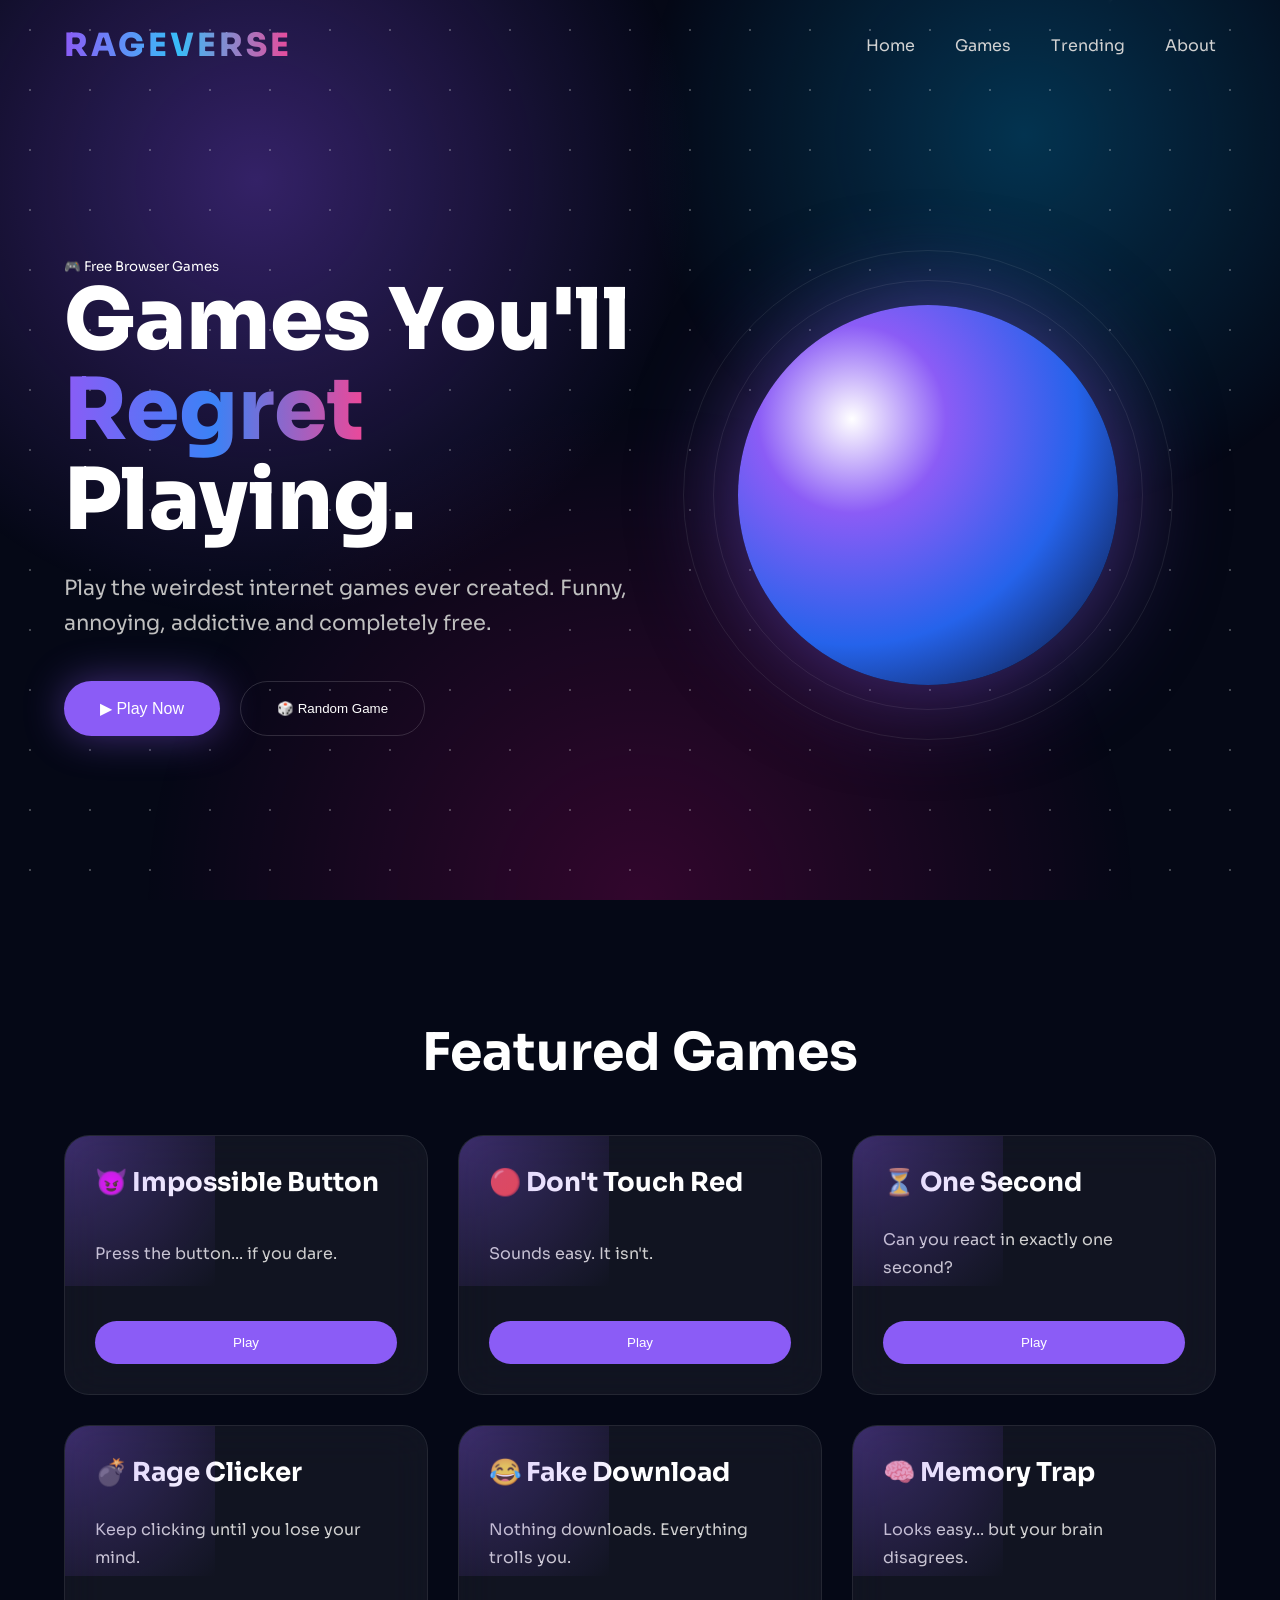
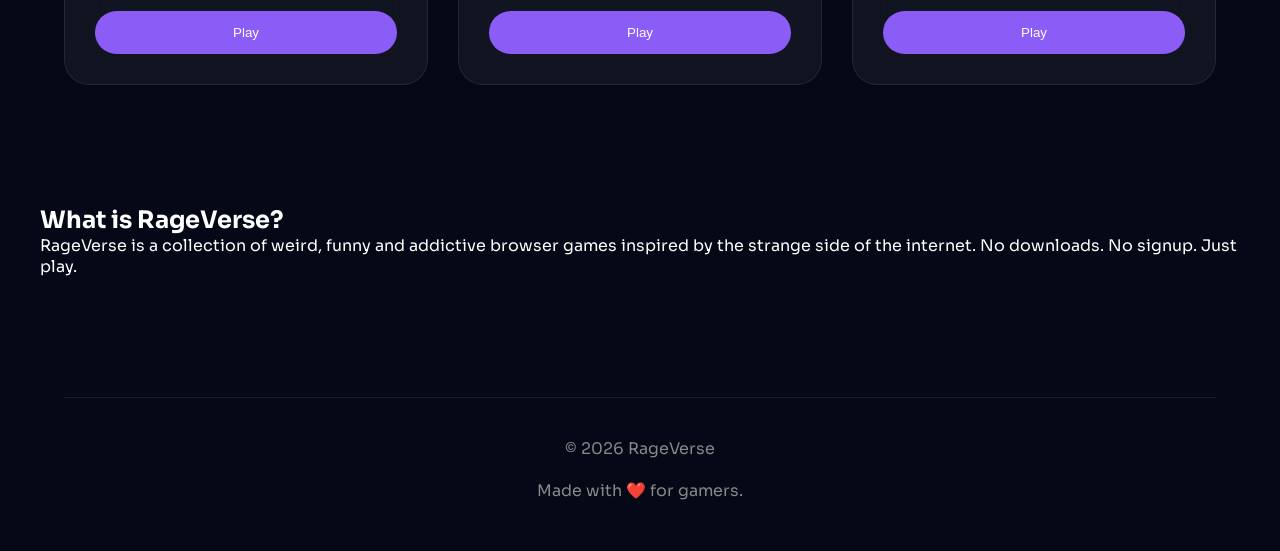
<file: index.html>
<!doctype html>
<html lang="en">
  <head>
    <meta charset="UTF-8" />
    <meta name="viewport" content="width=device-width, initial-scale=1.0" />
    <title>RageVerse</title>

    <link rel="stylesheet" href="style.css" />

    <link
      href="https://fonts.googleapis.com/css2?family=Sora:wght@300;400;500;600;700;800&display=swap"
      rel="stylesheet"
    />
  </head>

  <body>
    <!-- Mouse Glow -->
    <div class="cursor"></div>

    <!-- Stars -->
    <div class="stars"></div>

    <!-- Shooting Star -->
    <div class="shooting-star"></div>

    <!-- NAVBAR -->

    <nav>
      <div class="logo">
        <a style="text-decoration: none" href="index.html">RAGEVERSE</a>
      </div>

      <div class="links">
        <a href="index.html">Home</a>
        <a href="games.html">Games</a>
        <a href="trending.html">Trending</a>
        <a href="about.html">About</a>
      </div>
    </nav>

    <!-- HERO -->

    <section class="hero">
      <div class="left">
        <small> 🎮 Free Browser Games </small>

        <h1>
          Games You'll

          <span>Regret</span>

          Playing.
        </h1>

        <p>
          Play the weirdest internet games ever created. Funny, annoying,
          addictive and completely free.
        </p>

        <div class="buttons">
          <button class="play">▶ Play Now</button>

          <button class="random">🎲 Random Game</button>
        </div>
      </div>

      <div class="right">
        <div class="planet"></div>
      </div>
    </section>

    <!-- GAMES -->

    <section class="games">
      <h2 class="section-title">Featured Games</h2>

      <div class="grid">
        <a href="./games/impossible-button.html" class="card">
          <h3>😈 Impossible Button</h3>

          <p>Press the button... if you dare.</p>

          <button>Play</button>
        </a>

        <div class="card">
          <h3>🔴 Don't Touch Red</h3>

          <p>Sounds easy. It isn't.</p>

          <button>Play</button>
        </div>

        <div class="card">
          <h3>⏳ One Second</h3>

          <p>Can you react in exactly one second?</p>

          <button>Play</button>
        </div>

        <div class="card">
          <h3>💣 Rage Clicker</h3>

          <p>Keep clicking until you lose your mind.</p>

          <button>Play</button>
        </div>

        <div class="card">
          <h3>😂 Fake Download</h3>

          <p>Nothing downloads. Everything trolls you.</p>

          <button>Play</button>
        </div>

        <div class="card">
          <h3>🧠 Memory Trap</h3>

          <p>Looks easy... but your brain disagrees.</p>

          <button>Play</button>
        </div>
      </div>
    </section>

    <!-- ABOUT -->

    <section class="about">
      <h2>What is RageVerse?</h2>

      <p>
        RageVerse is a collection of weird, funny and addictive browser games
        inspired by the strange side of the internet. No downloads. No signup.
        Just play.
      </p>
    </section>

    <!-- FOOTER -->

    <footer>
      © 2026 RageVerse

      <br /><br />

      Made with ❤️ for gamers.
    </footer>

    <script src="script.js"></script>
  </body>
</html>
</file>
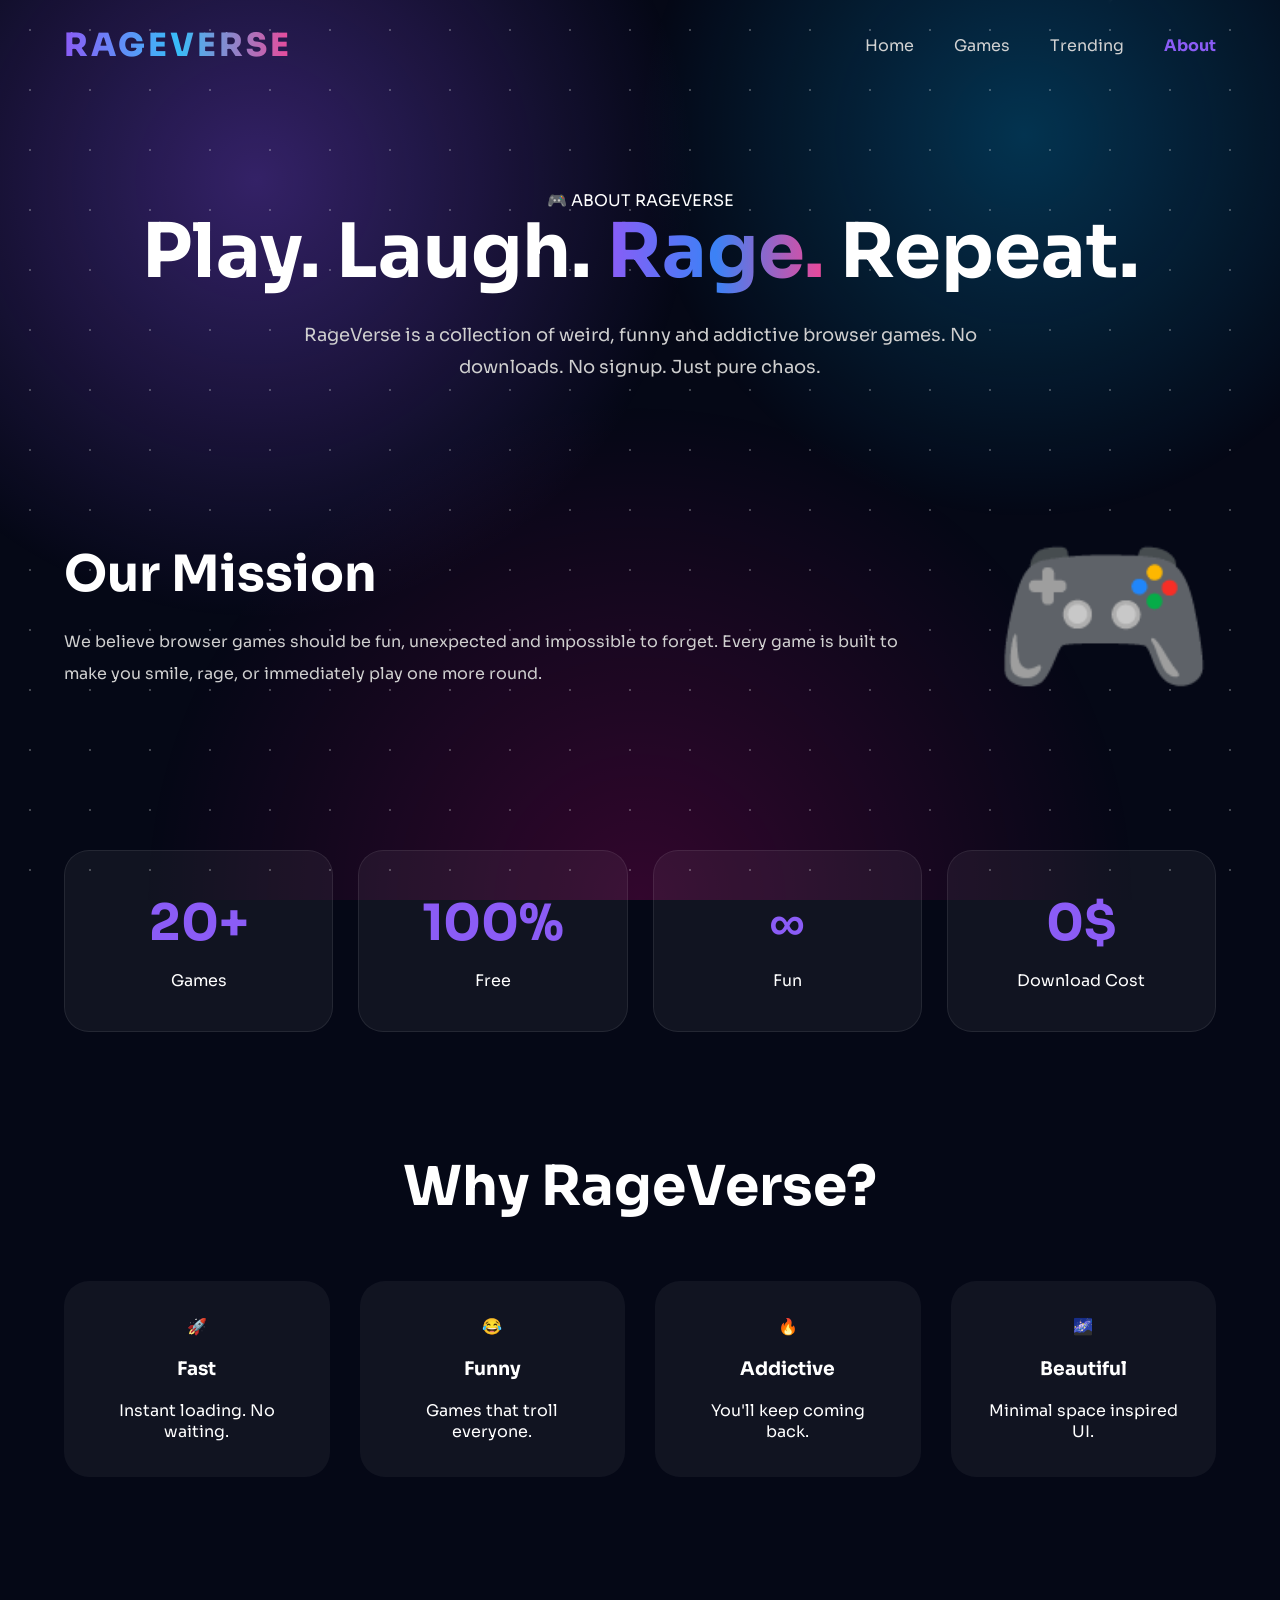
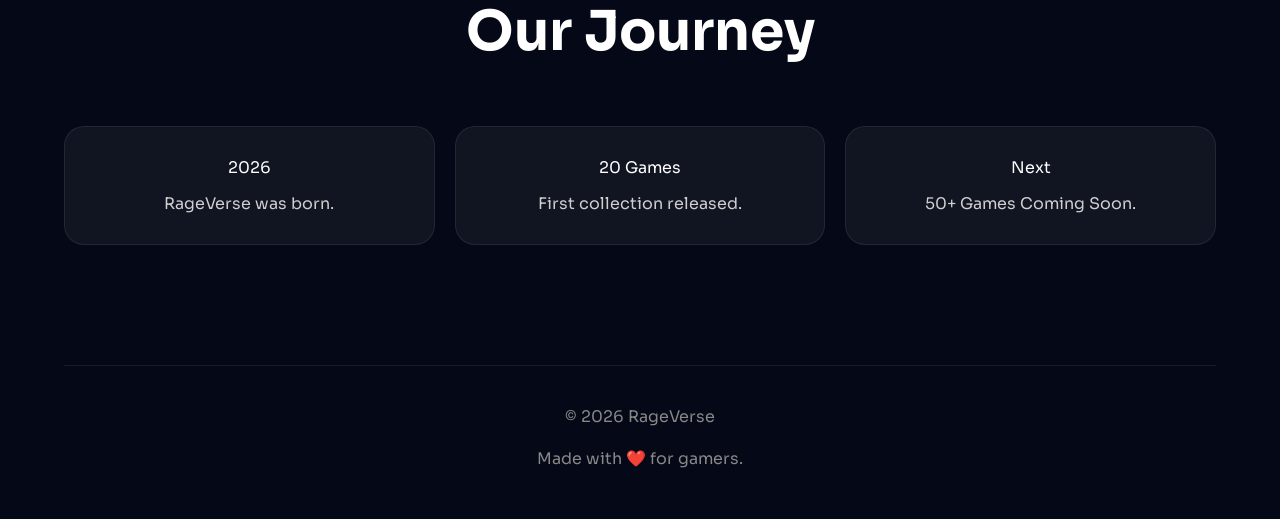
<file: about.html>
<!doctype html>
<html lang="en">
  <head>
    <meta charset="UTF-8" />

    <meta name="viewport" content="width=device-width, initial-scale=1.0" />

    <title>About | RageVerse</title>

    <link rel="stylesheet" href="style.css" />

    <link
      href="https://fonts.googleapis.com/css2?family=Sora:wght@300;400;500;600;700;800&display=swap"
      rel="stylesheet"
    />
  </head>

  <body>
    <div class="cursor"></div>
    <div class="stars"></div>
    <div class="shooting-star"></div>

    <nav>
      <div class="logo">
        <a href="index.html"> RAGEVERSE </a>
      </div>

      <div class="links">
        <a href="index.html"> Home </a>

        <a href="games.html"> Games </a>

        <a href="trending.html"> Trending </a>

        <a class="active" href="about.html"> About </a>
      </div>
    </nav>

    <!-- HERO -->

    <section class="about-hero">
      <span> 🎮 ABOUT RAGEVERSE </span>

      <h1>
        Play. Laugh.

        <span class="gradient-text">Rage.</span>

        Repeat.
      </h1>

      <p>
        RageVerse is a collection of weird, funny and addictive browser games.
        No downloads. No signup. Just pure chaos.
      </p>
    </section>

    <!-- MISSION -->

    <section class="mission">
      <div class="mission-left">
        <h2>Our Mission</h2>

        <p>
          We believe browser games should be fun, unexpected and impossible to
          forget. Every game is built to make you smile, rage, or immediately
          play one more round.
        </p>
      </div>

      <div class="mission-right">🎮</div>
    </section>

    <!-- STATS -->

    <section class="stats">
      <div class="stat">
        <h2>20+</h2>

        <p>Games</p>
      </div>

      <div class="stat">
        <h2>100%</h2>

        <p>Free</p>
      </div>

      <div class="stat">
        <h2>∞</h2>

        <p>Fun</p>
      </div>

      <div class="stat">
        <h2>0$</h2>

        <p>Download Cost</p>
      </div>
    </section>

    <!-- WHY -->

    <section class="why">
      <h2>Why RageVerse?</h2>

      <div class="why-grid">
        <div>
          🚀

          <h3>Fast</h3>

          <p>Instant loading. No waiting.</p>
        </div>

        <div>
          😂

          <h3>Funny</h3>

          <p>Games that troll everyone.</p>
        </div>

        <div>
          🔥

          <h3>Addictive</h3>

          <p>You'll keep coming back.</p>
        </div>

        <div>
          🌌

          <h3>Beautiful</h3>

          <p>Minimal space inspired UI.</p>
        </div>
      </div>
    </section>

    <!-- TIMELINE -->

    <section class="timeline">
      <h2>Our Journey</h2>

      <div class="line">
        <div>
          2026

          <span> RageVerse was born. </span>
        </div>

        <div>
          20 Games

          <span> First collection released. </span>
        </div>

        <div>
          Next

          <span> 50+ Games Coming Soon. </span>
        </div>
      </div>
    </section>

    <footer>
      © 2026 RageVerse

      <br /><br />

      Made with ❤️ for gamers.
    </footer>

    <script src="script.js"></script>
  </body>
</html>
</file>
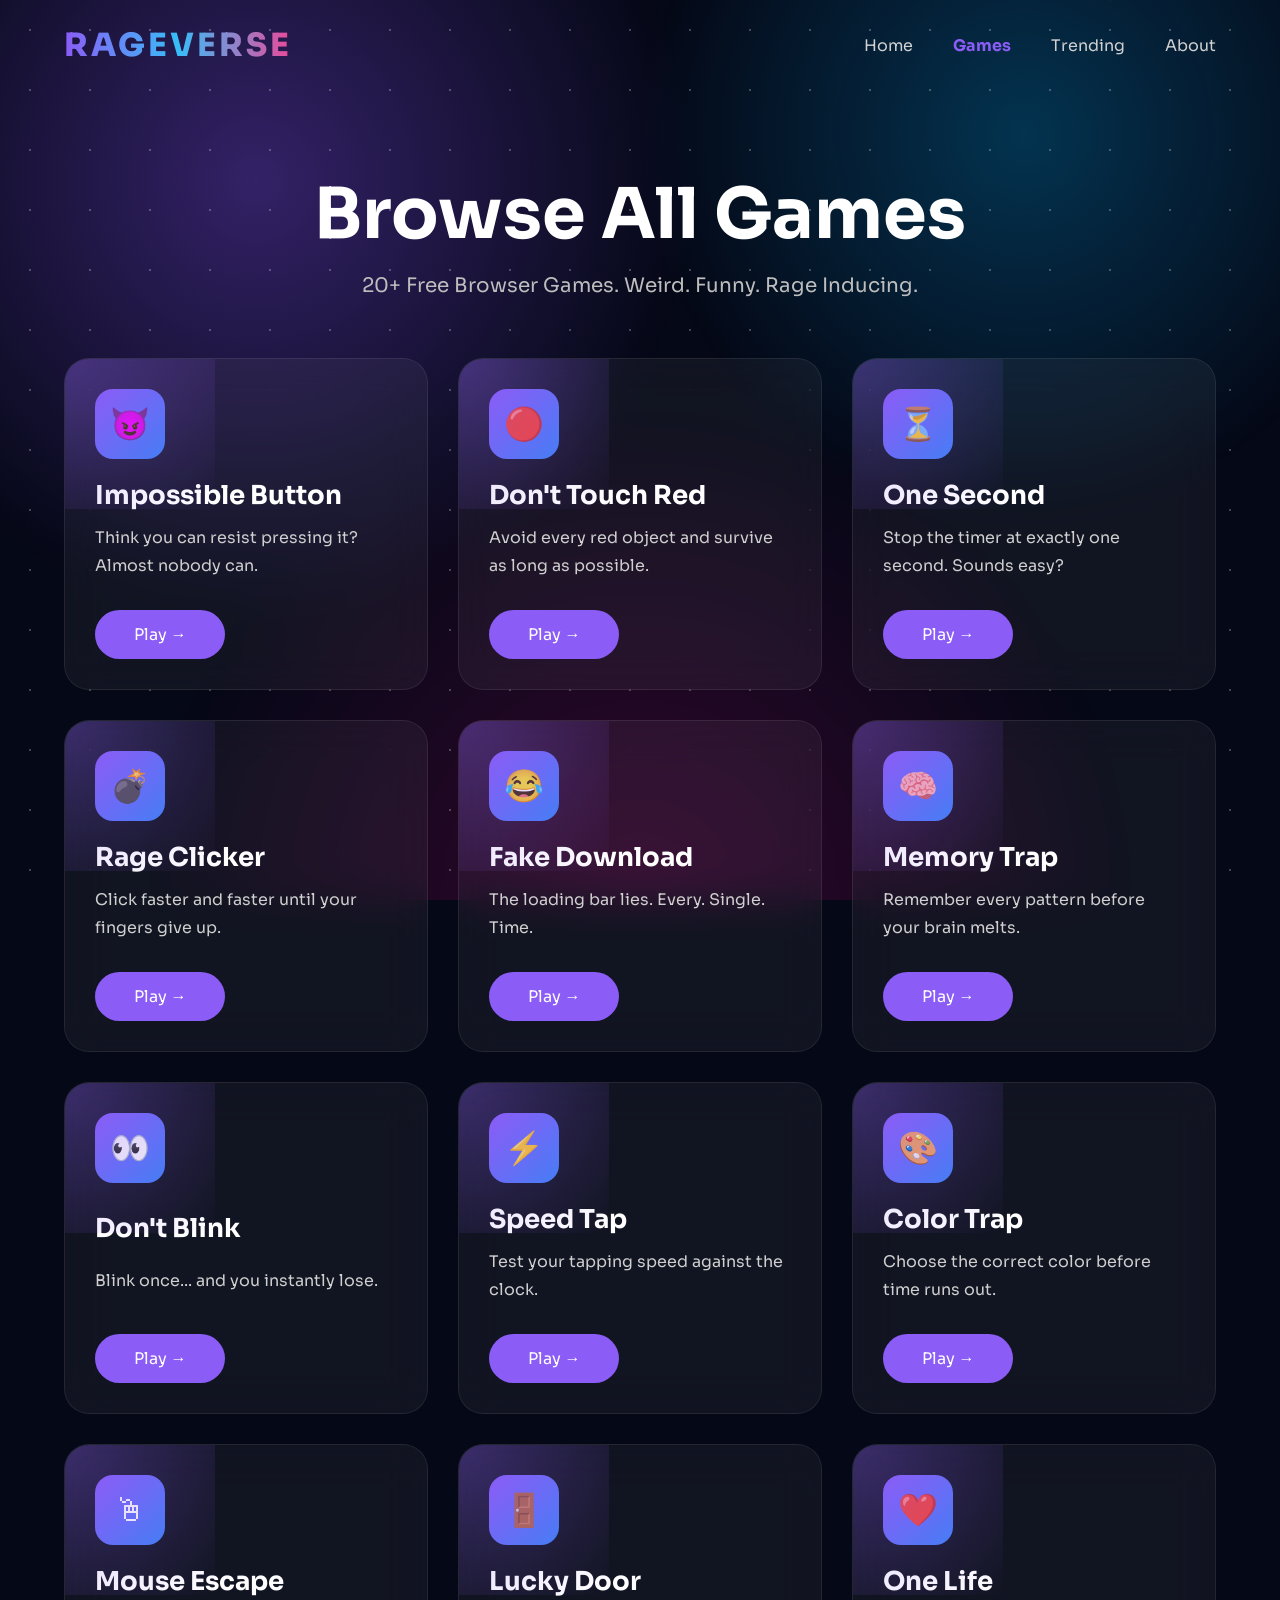
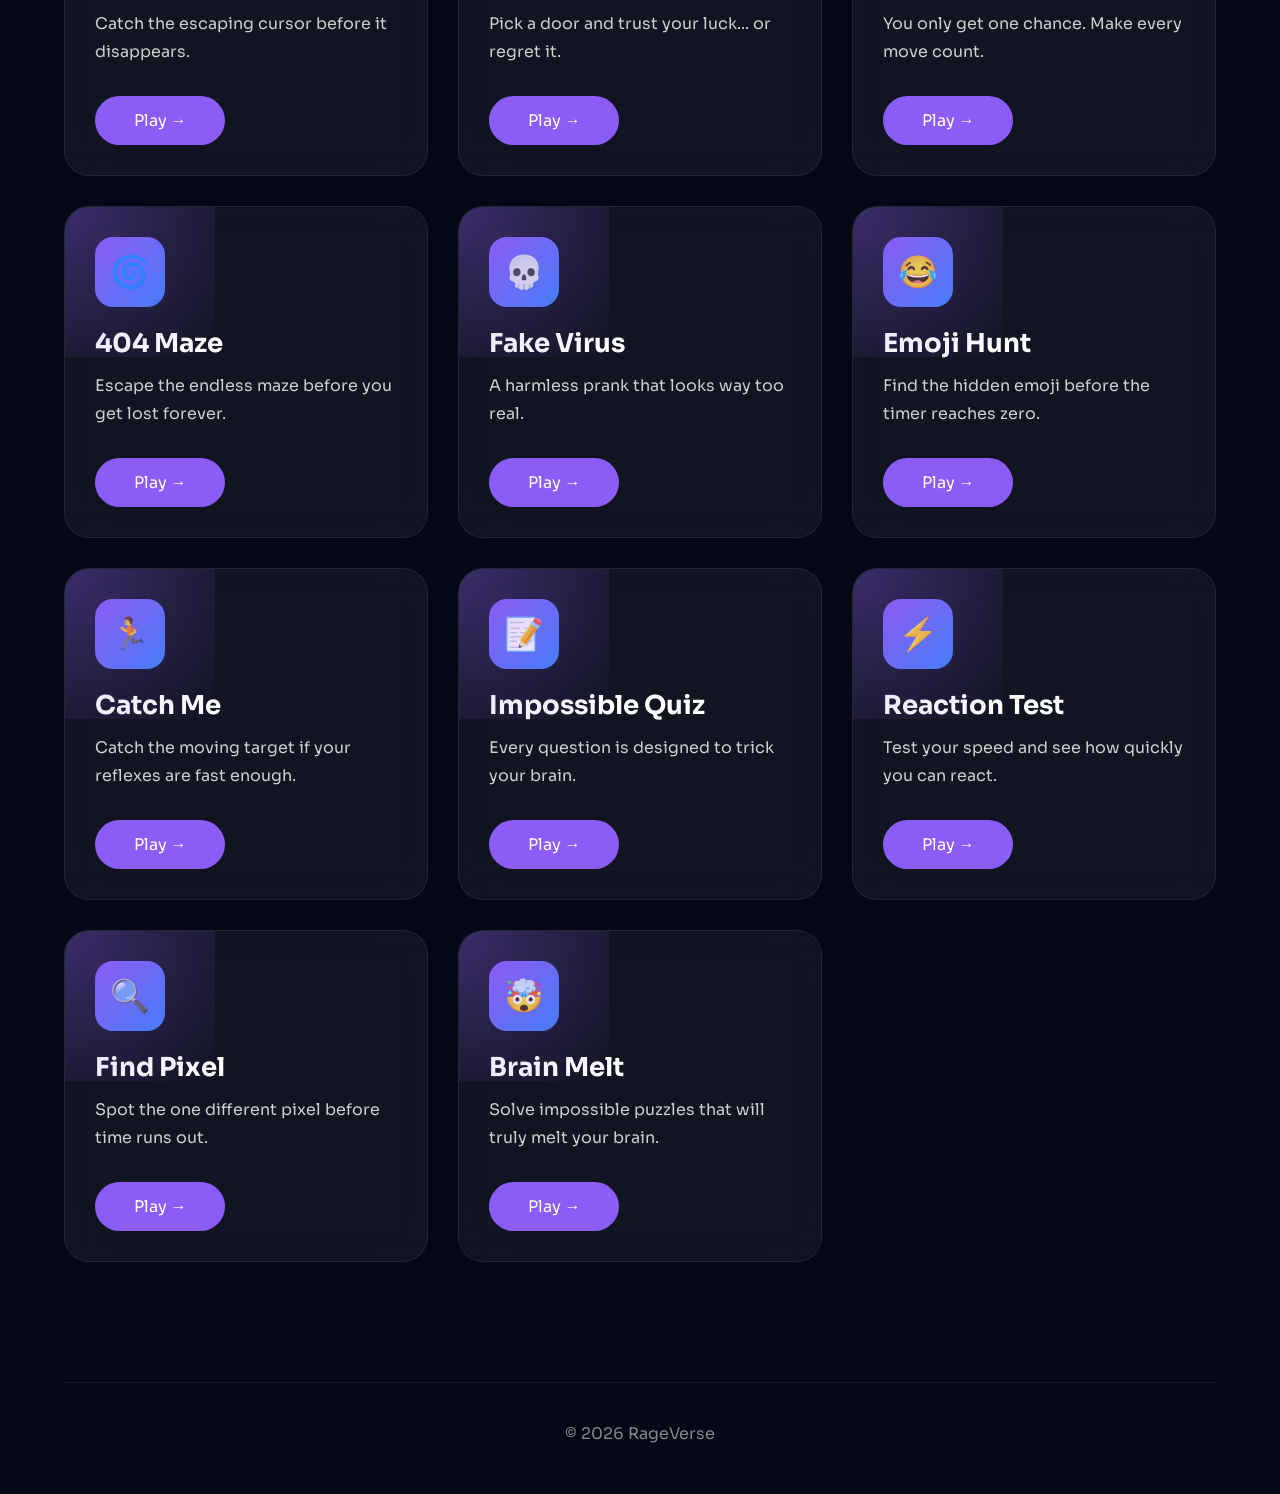
<file: games.html>
<!doctype html>
<html lang="en">
  <head>
    <meta charset="UTF-8" />
    <meta name="viewport" content="width=device-width, initial-scale=1.0" />
    <title>Games | RageVerse</title>

    <link rel="stylesheet" href="style.css" />

    <link
      href="https://fonts.googleapis.com/css2?family=Sora:wght@300;400;500;600;700;800&display=swap"
      rel="stylesheet"
    />
  </head>

  <body>
    <div class="cursor"></div>
    <div class="stars"></div>
    <div class="shooting-star"></div>

    <!-- NAVBAR -->

    <nav>
      <div class="logo">
        <a href="index.html">RAGEVERSE</a>
      </div>

      <div class="links">
        <a href="index.html">Home</a>

        <a class="active" href="games.html">Games</a>

        <a href="trending.html">Trending</a>

        <a href="about.html">About</a>
      </div>
    </nav>

    <!-- HERO -->

    <section class="games-hero">
      <h1>Browse All Games</h1>

      <p>20+ Free Browser Games. Weird. Funny. Rage Inducing.</p>
    </section>

    <!-- GAME GRID -->

    <section class="games-page">
      <div class="grid">
        <a href="games/impossible-button.html" class="card">
          <div class="card-image">😈</div>
          <h3>Impossible Button</h3>
          <p>Think you can resist pressing it? Almost nobody can.</p>
          <span class="play-btn">Play →</span>
        </a>

        <a href="games/dont-touch-red.html" class="card">
          <div class="card-image">🔴</div>
          <h3>Don't Touch Red</h3>
          <p>Avoid every red object and survive as long as possible.</p>
          <span class="play-btn">Play →</span>
        </a>

        <a href="games/one-second.html" class="card">
          <div class="card-image">⏳</div>
          <h3>One Second</h3>
          <p>Stop the timer at exactly one second. Sounds easy?</p>
          <span class="play-btn">Play →</span>
        </a>

        <a href="games/rage-clicker.html" class="card">
          <div class="card-image">💣</div>
          <h3>Rage Clicker</h3>
          <p>Click faster and faster until your fingers give up.</p>
          <span class="play-btn">Play →</span>
        </a>

        <a href="games/fake-download.html" class="card">
          <div class="card-image">😂</div>
          <h3>Fake Download</h3>
          <p>The loading bar lies. Every. Single. Time.</p>
          <span class="play-btn">Play →</span>
        </a>

        <a href="games/memory-trap.html" class="card">
          <div class="card-image">🧠</div>
          <h3>Memory Trap</h3>
          <p>Remember every pattern before your brain melts.</p>
          <span class="play-btn">Play →</span>
        </a>

        <a href="games/dont-blink.html" class="card">
          <div class="card-image">👀</div>
          <h3>Don't Blink</h3>
          <p>Blink once... and you instantly lose.</p>
          <span class="play-btn">Play →</span>
        </a>

        <a href="games/speed-tap.html" class="card">
          <div class="card-image">⚡</div>
          <h3>Speed Tap</h3>
          <p>Test your tapping speed against the clock.</p>
          <span class="play-btn">Play →</span>
        </a>

        <a href="games/color-trap.html" class="card">
          <div class="card-image">🎨</div>
          <h3>Color Trap</h3>
          <p>Choose the correct color before time runs out.</p>
          <span class="play-btn">Play →</span>
        </a>

        <a href="games/mouse-escape.html" class="card">
          <div class="card-image">🖱</div>
          <h3>Mouse Escape</h3>
          <p>Catch the escaping cursor before it disappears.</p>
          <span class="play-btn">Play →</span>
        </a>

        <a href="games/lucky-door.html" class="card">
          <div class="card-image">🚪</div>

          <h3>Lucky Door</h3>

          <p>Pick a door and trust your luck... or regret it.</p>

          <span class="play-btn"> Play → </span>
        </a>

        <a href="games/one-life.html" class="card">
          <div class="card-image">❤️</div>

          <h3>One Life</h3>

          <p>You only get one chance. Make every move count.</p>

          <span class="play-btn"> Play → </span>
        </a>

        <a href="games/404-maze.html" class="card">
          <div class="card-image">🌀</div>

          <h3>404 Maze</h3>

          <p>Escape the endless maze before you get lost forever.</p>

          <span class="play-btn"> Play → </span>
        </a>

        <a href="games/fake-virus.html" class="card">
          <div class="card-image">💀</div>

          <h3>Fake Virus</h3>

          <p>A harmless prank that looks way too real.</p>

          <span class="play-btn"> Play → </span>
        </a>

        <a href="games/emoji-hunt.html" class="card">
          <div class="card-image">😂</div>

          <h3>Emoji Hunt</h3>

          <p>Find the hidden emoji before the timer reaches zero.</p>

          <span class="play-btn"> Play → </span>
        </a>

        <a href="games/catch-me.html" class="card">
          <div class="card-image">🏃</div>

          <h3>Catch Me</h3>

          <p>Catch the moving target if your reflexes are fast enough.</p>

          <span class="play-btn"> Play → </span>
        </a>

        <a href="games/impossible-quiz.html" class="card">
          <div class="card-image">📝</div>

          <h3>Impossible Quiz</h3>

          <p>Every question is designed to trick your brain.</p>

          <span class="play-btn"> Play → </span>
        </a>

        <a href="games/reaction-test.html" class="card">
          <div class="card-image">⚡</div>

          <h3>Reaction Test</h3>

          <p>Test your speed and see how quickly you can react.</p>

          <span class="play-btn"> Play → </span>
        </a>

        <a href="games/find-pixel.html" class="card">
          <div class="card-image">🔍</div>

          <h3>Find Pixel</h3>

          <p>Spot the one different pixel before time runs out.</p>

          <span class="play-btn"> Play → </span>
        </a>

        <a href="games/brain-melt.html" class="card">
          <div class="card-image">🤯</div>

          <h3>Brain Melt</h3>

          <p>Solve impossible puzzles that will truly melt your brain.</p>

          <span class="play-btn"> Play → </span>
        </a>
      </div>
    </section>

    <footer>© 2026 RageVerse</footer>

    <script src="script.js"></script>
  </body>
</html>
</file>
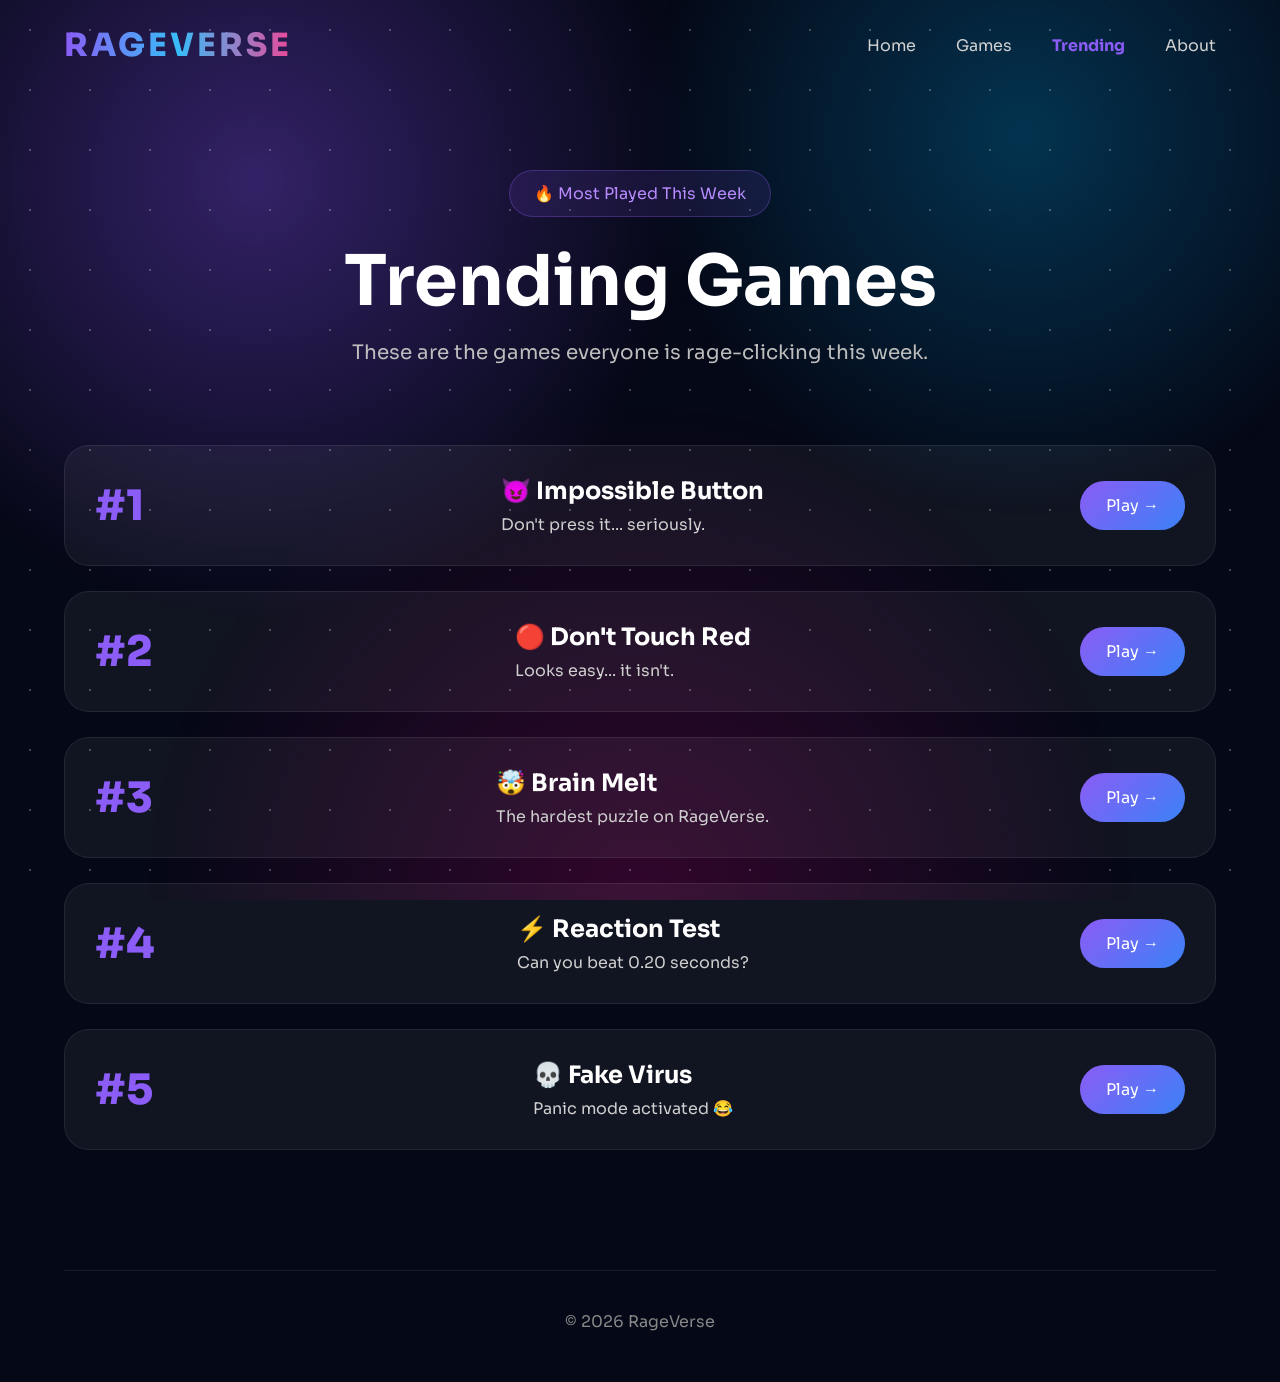
<file: trending.html>
<!doctype html>
<html lang="en">
  <head>
    <meta charset="UTF-8" />

    <meta name="viewport" content="width=device-width, initial-scale=1.0" />

    <title>Trending | RageVerse</title>

    <link rel="stylesheet" href="style.css" />

    <link
      href="https://fonts.googleapis.com/css2?family=Sora:wght@300;400;500;600;700;800&display=swap"
      rel="stylesheet"
    />
  </head>

  <body>
    <div class="cursor"></div>
    <div class="stars"></div>
    <div class="shooting-star"></div>

    <!-- NAVBAR -->

    <nav>
      <div class="logo">
        <a href="index.html">RAGEVERSE</a>
      </div>

      <div class="links">
        <a href="index.html">Home</a>

        <a href="games.html">Games</a>

        <a class="active" href="trending.html">Trending</a>

        <a href="about.html">About</a>
      </div>
    </nav>

    <!-- HERO -->

    <section class="trending-hero">
      <span class="badge"> 🔥 Most Played This Week </span>

      <h1>Trending Games</h1>

      <p>These are the games everyone is rage-clicking this week.</p>
    </section>

    <!-- TOP 5 -->

    <section class="trending-list">
      <a href="games/impossible-button.html" class="trend-card">
        <span class="rank">#1</span>

        <div>
          <h2>😈 Impossible Button</h2>

          <p>Don't press it... seriously.</p>
        </div>

        <span class="play-now">Play →</span>
      </a>

      <a href="games/dont-touch-red.html" class="trend-card">
        <span class="rank">#2</span>

        <div>
          <h2>🔴 Don't Touch Red</h2>

          <p>Looks easy... it isn't.</p>
        </div>

        <span class="play-now">Play →</span>
      </a>

      <a href="games/brain-melt.html" class="trend-card">
        <span class="rank">#3</span>

        <div>
          <h2>🤯 Brain Melt</h2>

          <p>The hardest puzzle on RageVerse.</p>
        </div>

        <span class="play-now">Play →</span>
      </a>

      <a href="games/reaction-test.html" class="trend-card">
        <span class="rank">#4</span>

        <div>
          <h2>⚡ Reaction Test</h2>

          <p>Can you beat 0.20 seconds?</p>
        </div>

        <span class="play-now">Play →</span>
      </a>

      <a href="games/fake-virus.html" class="trend-card">
        <span class="rank">#5</span>

        <div>
          <h2>💀 Fake Virus</h2>

          <p>Panic mode activated 😂</p>
        </div>

        <span class="play-now">Play →</span>
      </a>
    </section>

    <footer>© 2026 RageVerse</footer>

    <script src="script.js"></script>
  </body>
</html>
</file>
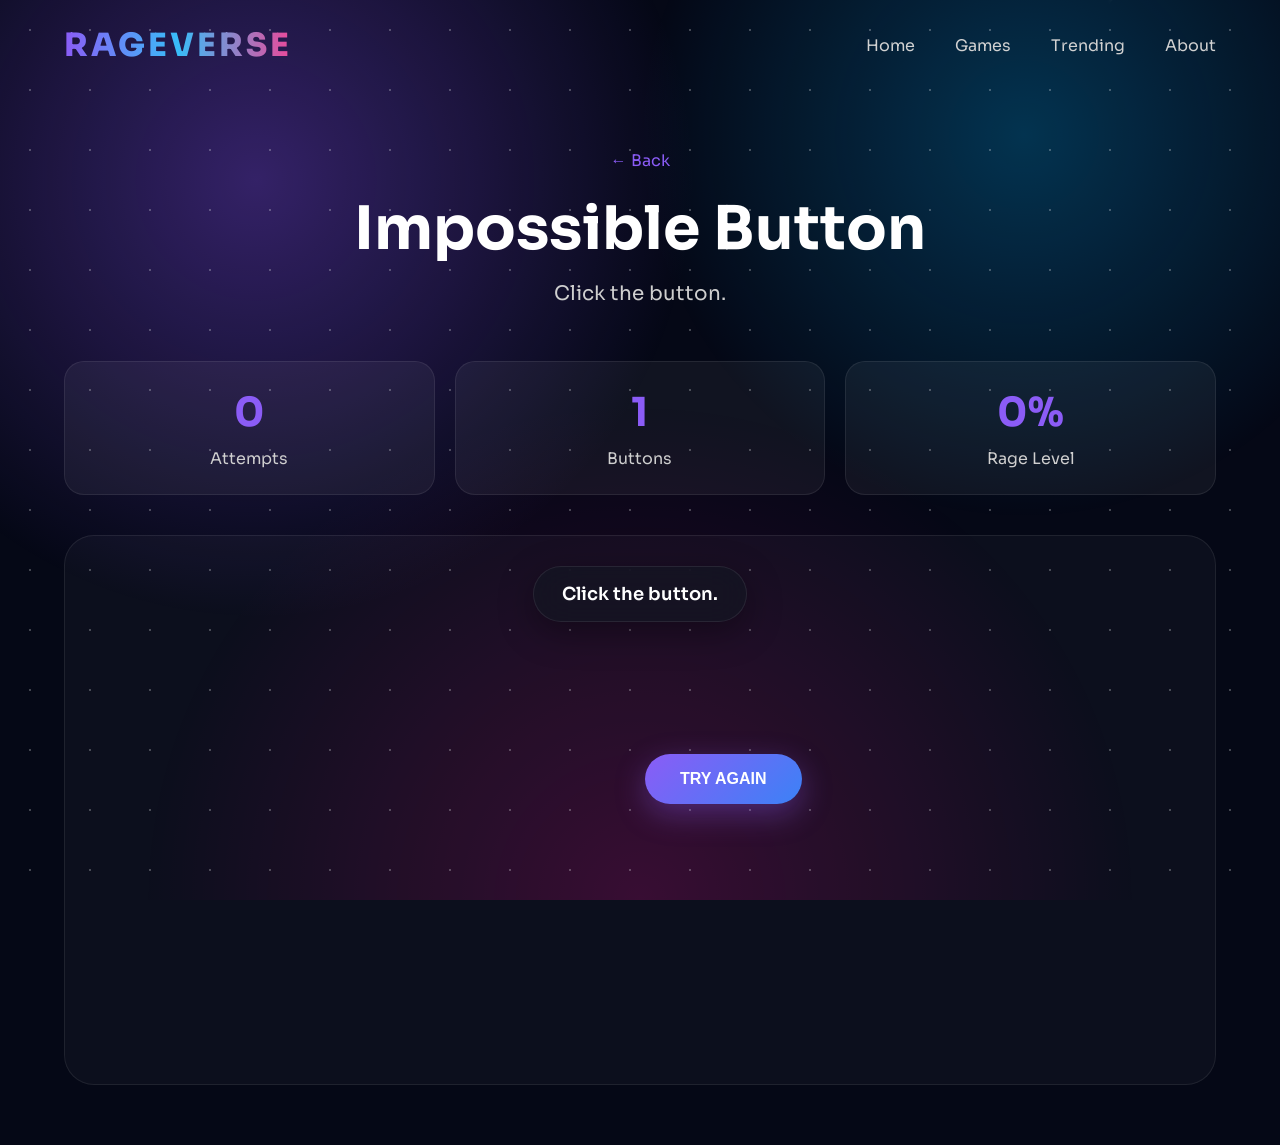
<file: games/impossible-button.html>
<!doctype html>
<html lang="en">
  <head>
    <meta charset="UTF-8" />

    <meta name="viewport" content="width=device-width, initial-scale=1.0" />

    <title>Impossible Button | RageVerse</title>

    <link rel="stylesheet" href="../style.css" />
    <link rel="stylesheet" href="../impossible-button.css" />

    <link
      href="https://fonts.googleapis.com/css2?family=Sora:wght@300;400;500;600;700;800&display=swap"
      rel="stylesheet"
    />
  </head>

  <body>
    <div class="cursor"></div>
    <div class="stars"></div>
    <div class="shooting-star"></div>

    <nav>
      <div class="logo">
        <a href="../index.html"> RAGEVERSE </a>
      </div>

      <div class="links">
        <a href="../index.html">Home</a>

        <a href="../games.html">Games</a>

        <a href="../trending.html">Trending</a>

        <a href="../about.html">About</a>
      </div>
    </nav>

    <section class="game-container">
      <div class="game-header">
        <a href="../games.html" class="back-btn"> ← Back </a>

        <h1>Impossible Button</h1>

        <p id="message">Click the button.</p>
      </div>

      <div class="score-board">
        <div class="box">
          <h3 id="attempts">0</h3>

          <span> Attempts </span>
        </div>

        <div class="box">
          <h3 id="buttons">1</h3>

          <span> Buttons </span>
        </div>

        <div class="box">
          <h3 id="rage">0%</h3>

          <span> Rage Level </span>
        </div>
      </div>

     <div class="game-area" id="gameArea">

    <div id="messageBox">

        Click the button.

    </div>

    <!-- <button id="mainButton">

        CLICK ME

    </button> -->

</div>
    </section>

    <script src="../script.js"></script>

    <script src="../impossible-button.js"></script>
  </body>
</html>
</file>
<file: style.css>
@import url('https://fonts.googleapis.com/css2?family=Sora:wght@300;400;500;600;700;800&display=swap');

*{
    margin:0;
    padding:0;
    box-sizing:border-box;
}

html{
    scroll-behavior:smooth;
}

body{
    font-family:'Sora',sans-serif;
    background:#050816;
    color:#fff;
    overflow-x:hidden;
}

/* =========================
BACKGROUND
========================= */

body::before{
    content:"";
    position:fixed;
    inset:0;
    background:
    radial-gradient(circle at 20% 20%,rgba(140,82,255,.35),transparent 35%),
    radial-gradient(circle at 80% 15%,rgba(0,180,255,.25),transparent 30%),
    radial-gradient(circle at 50% 100%,rgba(255,0,150,.18),transparent 45%);
    animation:aurora 15s ease-in-out infinite alternate;
    z-index:-5;
}

@keyframes aurora{

0%{
transform:scale(1) rotate(0deg);
filter:hue-rotate(0deg);
}

100%{
transform:scale(1.2) rotate(12deg);
filter:hue-rotate(40deg);
}

}

/* =========================
STARS
========================= */

.stars{
position:fixed;
inset:0;
z-index:-4;
background-image:
radial-gradient(white 1px,transparent 1px);
background-size:60px 60px;
opacity:.25;
animation:starsMove 60s linear infinite;
}

@keyframes starsMove{

from{
transform:translateY(0);
}

to{
transform:translateY(-200px);
}

}

/* =========================
NAVBAR
========================= */

nav{

width:90%;
height:90px;
margin:auto;

display:flex;
justify-content:space-between;
align-items:center;

}

.logo{

font-size:32px;
font-weight:800;
letter-spacing:3px;

background:linear-gradient(90deg,#8b5cf6,#38bdf8,#ec4899);

-webkit-background-clip:text;
-webkit-text-fill-color:transparent;

}

.links{

display:flex;
gap:40px;

}

.links a{

color:#d1d1d1;

text-decoration:none;

transition:.3s;

}

.links a:hover{

color:white;

}

 .about{
        padding-left: 40px;
        padding-right: 40px;
    }

/* =========================
HERO
========================= */

.hero{

width:90%;

margin:auto;

height:calc(100vh - 90px);

display:grid;

grid-template-columns:1fr 1fr;

align-items:center;

}

.hero h1{

font-size:85px;

line-height:90px;

font-weight:800;

}

.hero h1 span{

background:

linear-gradient(
90deg,
#8b5cf6,
#3b82f6,
#ec4899
);

-webkit-background-clip:text;
-webkit-text-fill-color:transparent;

}

.hero p{

margin-top:25px;

font-size:21px;

line-height:35px;

color:#bfbfbf;

max-width:580px;

}

.buttons{

margin-top:40px;

display:flex;

gap:20px;

}

.play{

padding:18px 36px;

border:none;

border-radius:999px;

background:#8b5cf6;

color:white;

cursor:pointer;

font-size:16px;

transition:.35s;

box-shadow:0 0 40px rgba(139,92,246,.45);

}

.play:hover{

transform:translateY(-6px);

box-shadow:0 0 70px rgba(139,92,246,.7);

}

.random{

padding:18px 36px;

border-radius:999px;

background:transparent;

border:1px solid rgba(255,255,255,.15);

color:white;

cursor:pointer;

transition:.35s;

}

.random:hover{

background:white;

color:black;

}

/* =========================
PLANET
========================= */

.planet{

width:380px;

height:380px;

border-radius:50%;

margin:auto;

background:

radial-gradient(circle at 30% 30%,

#fff,

#8b5cf6 25%,

#2563eb 60%,

#050816);

box-shadow:

0 0 100px rgba(139,92,246,.5);

animation:

planetFloat 6s ease-in-out infinite;

}

@keyframes planetFloat{

50%{

transform:

translateY(-25px)

rotate(8deg);

}

}
/* ============================
   FLOATING PLANET RINGS
============================ */

.planet{
    position:relative;
}

.planet::before,
.planet::after{
    content:"";
    position:absolute;
    inset:-25px;
    border:1px solid rgba(255,255,255,.08);
    border-radius:50%;
    animation:spin 20s linear infinite;
}

.planet::after{
    inset:-55px;
    animation-duration:35s;
}

@keyframes spin{
    from{
        transform:rotate(0deg);
    }
    to{
        transform:rotate(360deg);
    }
}

/* ============================
   GAME SECTION
============================ */

.games{

    width:90%;
    margin:120px auto;

}

.section-title{

    font-size:52px;
    margin-bottom:50px;
    text-align:center;

}

.grid{

    display:grid;
    grid-template-columns:repeat(3,1fr);
    gap:30px;

}

/* ============================
   CARD
============================ */

.card{

    position:relative;

    padding:35px;

    border-radius:30px;

    overflow:hidden;

    cursor:pointer;

    background:rgba(255,255,255,.05);

    backdrop-filter:blur(20px);

    border:1px solid rgba(255,255,255,.08);

    transition:.45s;

}

.card::before{

    content:"";

    position:absolute;

    width:300px;
    height:300px;

    left:-150px;
    top:-150px;

    background:

    radial-gradient(circle,
    rgba(139,92,246,.35),
    transparent);

    transition:.5s;

}

.card:hover{

    transform:
    translateY(-15px)
    rotate(-2deg);

    border-color:#8b5cf6;

    box-shadow:

    0 20px 60px

    rgba(139,92,246,.25);

}

.card:hover::before{

    transform:scale(1.5);

}

.card h3{

    font-size:28px;
    margin-bottom:15px;

}

.card p{

    color:#c4c4c4;
    line-height:30px;

}

.card button{

    margin-top:25px;

    padding:14px 24px;

    border:none;

    border-radius:50px;

    background:#8b5cf6;

    color:white;

    cursor:pointer;

}

/* ============================
   SHOOTING STAR
============================ */

.shooting-star{

    position:fixed;

    width:2px;

    height:120px;

    background:

    linear-gradient(white,transparent);

    transform:rotate(45deg);

    animation:shoot 8s linear infinite;

    opacity:.7;

    top:-100px;

    right:10%;

}

@keyframes shoot{

0%{

transform:
translate(0,0)
rotate(45deg);

opacity:0;

}

5%{

opacity:1;

}

100%{

transform:
translate(-1400px,900px)
rotate(45deg);

opacity:0;

}

}

/* ============================
   FOOTER
============================ */

footer{

    width:90%;

    margin:120px auto 50px;

    text-align:center;

    color:#888;

    border-top:1px solid rgba(255,255,255,.08);

    padding-top:40px;

}

/* ============================
   RESPONSIVE
============================ */

@media(max-width:1000px){

.hero{

grid-template-columns:1fr;

text-align:center;

gap:80px;

}

.hero p{

margin:auto;

margin-top:25px;

}

.buttons{

justify-content:center;

}

.grid{

grid-template-columns:1fr;

}

.links{

display:none;

}

.planet{

width:260px;
height:260px;

}

.hero h1{

font-size:58px;
line-height:65px;

}

}

@media(max-width:600px){

.hero h1{

font-size:42px;
line-height:50px;

}

.buttons{

flex-direction:column;

}

.play,
.random{

width:100%;

}

.section-title{

font-size:34px;

}

}

/* ===========================
   TRENDING PAGE
=========================== */

.trending-hero{

    width:90%;

    margin:80px auto;

    text-align:center;

}

.badge{

    display:inline-block;

    padding:12px 24px;

    border-radius:50px;

    background:rgba(139,92,246,.12);

    border:1px solid rgba(139,92,246,.3);

    color:#b88cff;

    margin-bottom:20px;

}

.trending-hero h1{

    font-size:70px;

    margin-bottom:15px;

}

.trending-hero p{

    color:#bdbdbd;

    font-size:20px;

}

.trending-list{

    width:90%;

    margin:60px auto 120px;

    display:flex;

    flex-direction:column;

    gap:25px;

}

.trend-card{

    display:flex;

    justify-content:space-between;

    align-items:center;

    text-decoration:none;

    color:white;

    padding:30px;

    border-radius:25px;

    background:rgba(255,255,255,.05);

    border:1px solid rgba(255,255,255,.08);

    transition:.35s;

}

.trend-card:hover{

    transform:translateX(12px);

    border-color:#8b5cf6;

    box-shadow:0 15px 40px rgba(139,92,246,.25);

}

.rank{

    font-size:42px;

    font-weight:800;

    color:#8b5cf6;

    width:90px;

}

.trend-card h2{

    margin-bottom:8px;

}

.trend-card p{

    color:#cfcfcf;

}

.play-now{

    padding:14px 26px;

    border-radius:50px;

    background:linear-gradient(135deg,#8b5cf6,#3b82f6);

    transition:.3s;

}

.trend-card:hover .play-now{

    transform:translateX(8px);

}

@media(max-width:768px){

.trend-card{

flex-direction:column;

gap:20px;

text-align:center;

}

.rank{

width:auto;

}

}

/* ===========================
   GAMES PAGE
=========================== */

.games-hero{
    width:90%;
    margin:80px auto 40px;
    text-align:center;
}

.games-hero h1{
    font-size:70px;
    margin-bottom:15px;
}

.games-hero p{
    color:#bdbdbd;
    font-size:20px;
}

.search-box{
    width:90%;
    margin:40px auto;
    display:flex;
    justify-content:center;
}

.search-box input{

    width:500px;
    max-width:100%;
    padding:18px 25px;

    border:none;

    outline:none;

    border-radius:50px;

    background:rgba(255,255,255,.06);

    color:white;

    font-size:16px;

    border:1px solid rgba(255,255,255,.1);

}

.games-page{

    width:90%;

    margin:60px auto;

}

.logo a{

    color:white;

    text-decoration:none;

}

.links .active{

    color:#8b5cf6;

    font-weight:700;

}
.card {
    position: relative;
    display: flex;
    flex-direction: column;
    justify-content: space-between;

    min-height: 260px;
    padding: 30px;

    border-radius: 25px;

    text-decoration: none;
    color: white;

    background: rgba(255,255,255,.05);
    backdrop-filter: blur(20px);

    border: 1px solid rgba(255,255,255,.08);

    transition: .35s;
}

.card:hover{
    transform: translateY(-10px);
    border-color:#8b5cf6;
    box-shadow:0 20px 50px rgba(139,92,246,.25);
}

.card-image{

    width:70px;
    height:70px;

    display:flex;
    align-items:center;
    justify-content:center;

    font-size:32px;

    border-radius:18px;

    margin-bottom:20px;

    background:linear-gradient(135deg,#8b5cf6,#3b82f6);

}

.card h3{

    font-size:26px;

    margin-bottom:12px;

}

.card p{

    color:#cfcfcf;

    line-height:28px;

}

.play-btn{

    margin-top:30px;

    width:130px;

    padding:14px;

    text-align:center;

    border-radius:40px;

    background:#8b5cf6;

    transition:.3s;

}

.card:hover .play-btn{

    transform:translateX(8px);

}

/*=========================
ABOUT
=========================*/

.about-hero{

    width:90%;
    margin:100px auto;
    text-align:center;

}

.about-badge{

    display:inline-block;
    padding:12px 22px;
    border-radius:40px;

    background:rgba(139,92,246,.15);

    color:#b88cff;

    margin-bottom:25px;

}

.about-hero h1{

    font-size:75px;
    line-height:1.1;
    margin-bottom:25px;

}

.gradient-text{

    background:linear-gradient(
        90deg,
        #8b5cf6,
        #3b82f6,
        #ec4899
    );

    background-clip:text;
    -webkit-background-clip:text;

    color:transparent;
    -webkit-text-fill-color:transparent;

}

.about-hero p{

    width:700px;
    max-width:100%;

    margin:auto;

    color:#cfcfcf;

    line-height:32px;

    font-size:18px;

}

/* mission */

.mission{

width:90%;

margin:120px auto;

display:flex;

justify-content:space-between;

align-items:center;

gap:80px;

}

.mission-left{

flex:1;

}

.mission-left h2{

font-size:50px;

margin-bottom:20px;

}

.mission-left p{

color:#cfcfcf;

line-height:32px;

}

.mission-right{

font-size:180px;

}

/* stats */

.stats{

width:90%;

margin:100px auto;

display:grid;

grid-template-columns:repeat(auto-fit,minmax(220px,1fr));

gap:25px;

}

.stat{

padding:40px;

text-align:center;

border-radius:25px;

background:rgba(255,255,255,.05);

border:1px solid rgba(255,255,255,.08);

transition:.3s;

}

.stat:hover{

transform:translateY(-10px);

border-color:#8b5cf6;

}

.stat h2{

font-size:50px;

color:#8b5cf6;

margin-bottom:15px;

}

/* why */

.why{

width:90%;

margin:120px auto;

}

.why h2{

text-align:center;

font-size:55px;

margin-bottom:60px;

}

.why-grid{

display:grid;

grid-template-columns:repeat(auto-fit,minmax(230px,1fr));

gap:30px;

}

.why-grid div{

padding:35px;

border-radius:25px;

background:rgba(255,255,255,.05);

text-align:center;

transition:.3s;

}

.why-grid div:hover{

transform:translateY(-10px);

}

.why-grid h3{

margin:20px 0;

}

/* timeline */

.timeline{

width:90%;

margin:120px auto;

text-align:center;

}

.timeline h2{

font-size:55px;

margin-bottom:60px;

}

.line{

display:flex;

justify-content:space-between;

gap:20px;

flex-wrap:wrap;

}

.line div{

flex:1;

padding:30px;

border-radius:20px;

background:rgba(255,255,255,.05);

border:1px solid rgba(255,255,255,.08);

}

.line span{

display:block;

margin-top:15px;

color:#cfcfcf;

}

@media(max-width:900px){

.mission{

flex-direction:column;

text-align:center;

}

.about-hero h1{

font-size:55px;

}

}

@media(max-width:950px){
    .planet{
        display: none;
    }
   
}

@media(max-width:425px){
    .about{
        padding-left: 15px;
        padding-right: 15px;
    }
.games-hero h1{
    font-size: 50px;
}
.games-hero p{
    font-size: 15px;
}
.trending-hero h1{
    font-size: 50px;
}
.trending-hero p{
    font-size: 15px;
}
.mission-right{
    font-size: 80px;
}
.why h2{
    font-size:40px ;
}
.timeline h2{
    font-size:40px ;
}
.mission-left h2{
    font-size:40px ;
}
.about-hero h1{
    font-size:40px ;
}
}
</file>
<file: impossible-button.css>
.game-container{

width:90%;

margin:60px auto;

}

.game-header{

text-align:center;

margin-bottom:50px;

}

.back-btn{

display:inline-block;

margin-bottom:20px;

text-decoration:none;

color:#8b5cf6;

}

.game-header h1{

font-size:60px;

margin-bottom:15px;

}

.game-header p{

font-size:20px;

color:#cfcfcf;

min-height:30px;

}

.score-board{

display:grid;

grid-template-columns:repeat(3,1fr);

gap:20px;

margin-bottom:40px;

}

.box{

background:rgba(255,255,255,.05);

border:1px solid rgba(255,255,255,.08);

padding:25px;

border-radius:20px;

text-align:center;

}

.box h3{

font-size:40px;

color:#8b5cf6;

margin-bottom:10px;

}

.box span{

color:#cfcfcf;

}

.game-area{

position:relative;

height:550px;

border-radius:30px;

overflow:hidden;

background:rgba(255,255,255,.03);

border:1px solid rgba(255,255,255,.08);

}

#mainButton{

position:absolute;

left:50%;

top:50%;

transform:translate(-50%,-50%);

padding:18px 40px;

font-size:18px;

font-weight:700;

border:none;

cursor:pointer;

border-radius:60px;

background:linear-gradient(135deg,#8b5cf6,#3b82f6);

color:white;

transition:.25s;

}

#mainButton:hover{

transform:translate(-50%,-50%) scale(1.08);

box-shadow:0 15px 40px rgba(139,92,246,.45);

}

#messageBox{

position:absolute;

top:30px;

left:50%;

transform:translateX(-50%);

padding:16px 28px;

background:rgba(20,20,35,.85);

backdrop-filter:blur(20px);

border:1px solid rgba(255,255,255,.08);

border-radius:50px;

font-size:18px;

font-weight:600;

color:white;

z-index:100;

transition:.35s;

pointer-events:none;

box-shadow:
0 10px 35px rgba(0,0,0,.35);

}
.gameButton{

position:absolute;

padding:16px 35px;

border:none;

border-radius:50px;

cursor:pointer;

font-size:16px;

font-weight:700;

background:linear-gradient(135deg,#8b5cf6,#3b82f6);

color:white;

transition:.25s;

box-shadow:0 10px 30px rgba(139,92,246,.35);

}

.gameButton:hover{

transform:scale(1.08);

}
</file>
